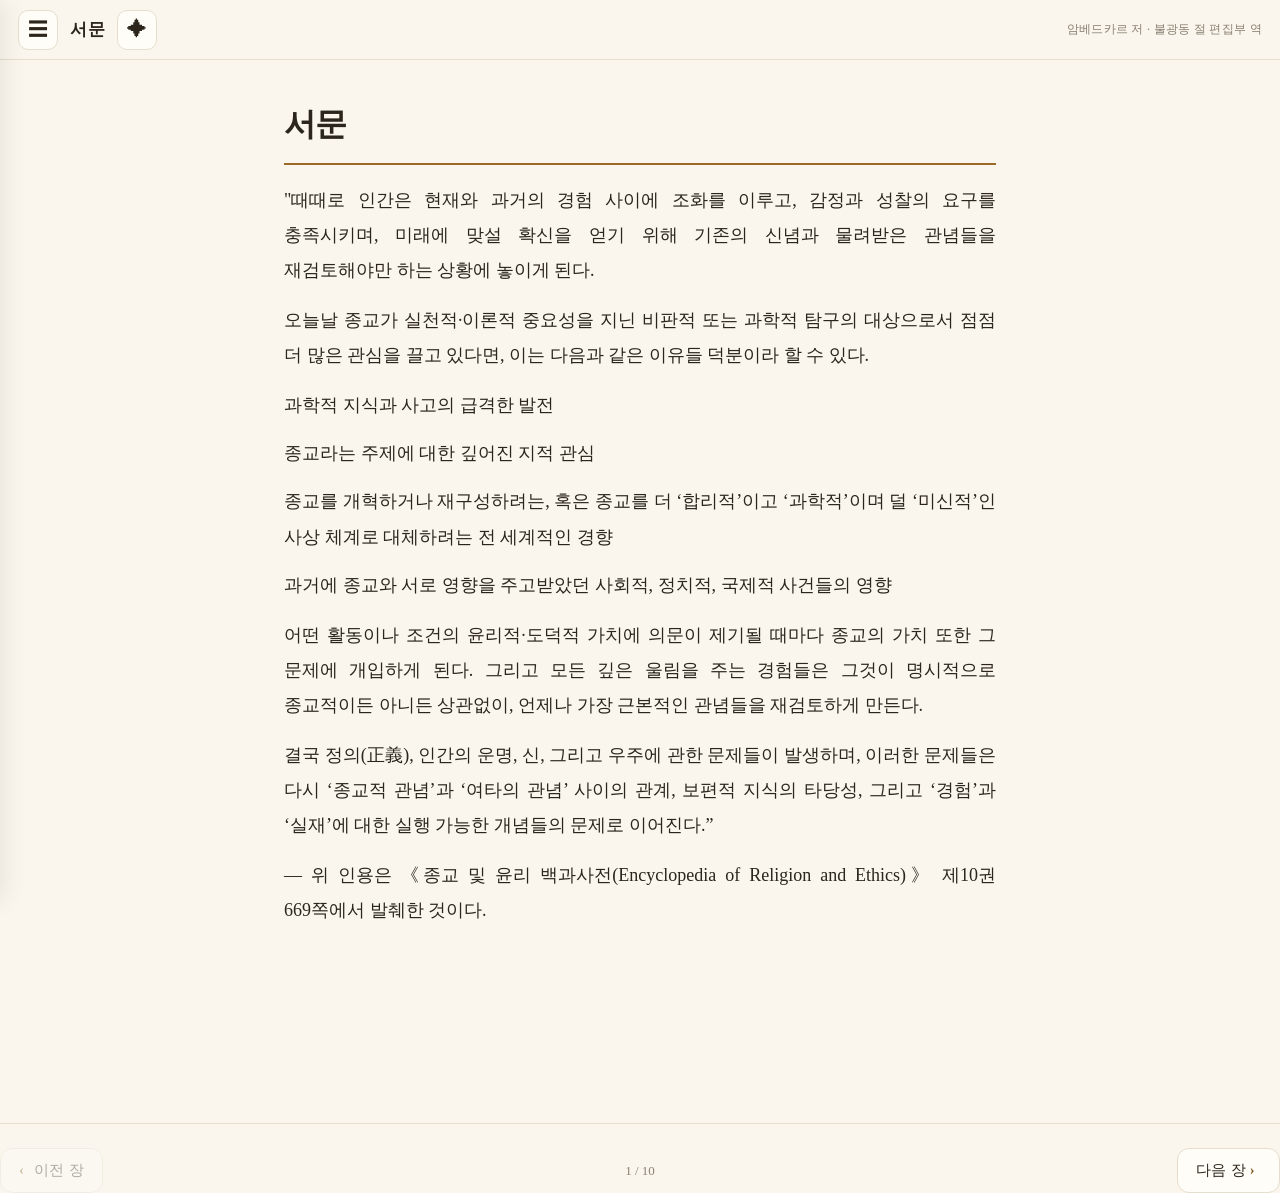
<file: dhammabook/index.html>
<!DOCTYPE html>
<html lang="ko">
<head>
<meta charset="UTF-8">
<meta name="viewport" content="width=device-width, initial-scale=1.0, user-scalable=yes">
<title>부처님과 그의 담마 — 한국어 번역</title>
<meta name="description" content="암베드카르 저, 불광동 절 편집부 역 — 『부처님과 그의 담마』 독서본">
<!-- 한국어 명조체: 외부 CDN 없이 시스템 서체만 사용 (완전 오프라인) -->
<link rel="stylesheet" href="style.css">
</head>
<body>

<!-- 상단 바 -->
<header class="topbar">
  <button class="icon-btn" id="toc-btn" aria-label="목차 열기" title="목차">☰</button>
  <span class="topbar-title" id="topbar-title">부처님과 그의 담마</span>
  <button class="icon-btn" id="quotes-btn" aria-label="저장한 경구 보기" title="저장한 경구">✦</button>
  <span class="topbar-sub">암베드카르 저 · 불광동 절 편집부 역</span>
</header>

<!-- 목차 드로어 -->
<div class="drawer-overlay" id="toc-overlay"></div>
<nav class="toc-drawer" id="toc-drawer" aria-label="목차">
  <div class="toc-head">
    <h2>부처님과 그의 담마</h2>
    <div class="toc-meta">
      암베드카르 지음<br>
      불광동 절 편집부 옮김
    </div>
  </div>
  <div class="toc-body" id="toc-body"></div>
</nav>

<!-- 경구 저장 툴팁 -->
<div class="quote-tip" id="quote-tip" style="display:none;">✦ 경구 저장</div>

<!-- 본문 -->
<main class="reader" id="reader"></main>

<!-- 하단 페이지 이동 -->
<div class="pager">
  <button class="pager-btn" id="prev-btn"><span class="dir">‹</span> 이전 장</button>
  <span class="pager-pos" id="pager-pos">1 / 10</span>
  <button class="pager-btn" id="next-btn">다음 장 <span class="dir">›</span></button>
</div>

<!-- 토스트 -->
<div class="toast" id="toast"></div>

<script src="data.js"></script>
<script src="app.js"></script>
</body>
</html>
</file>
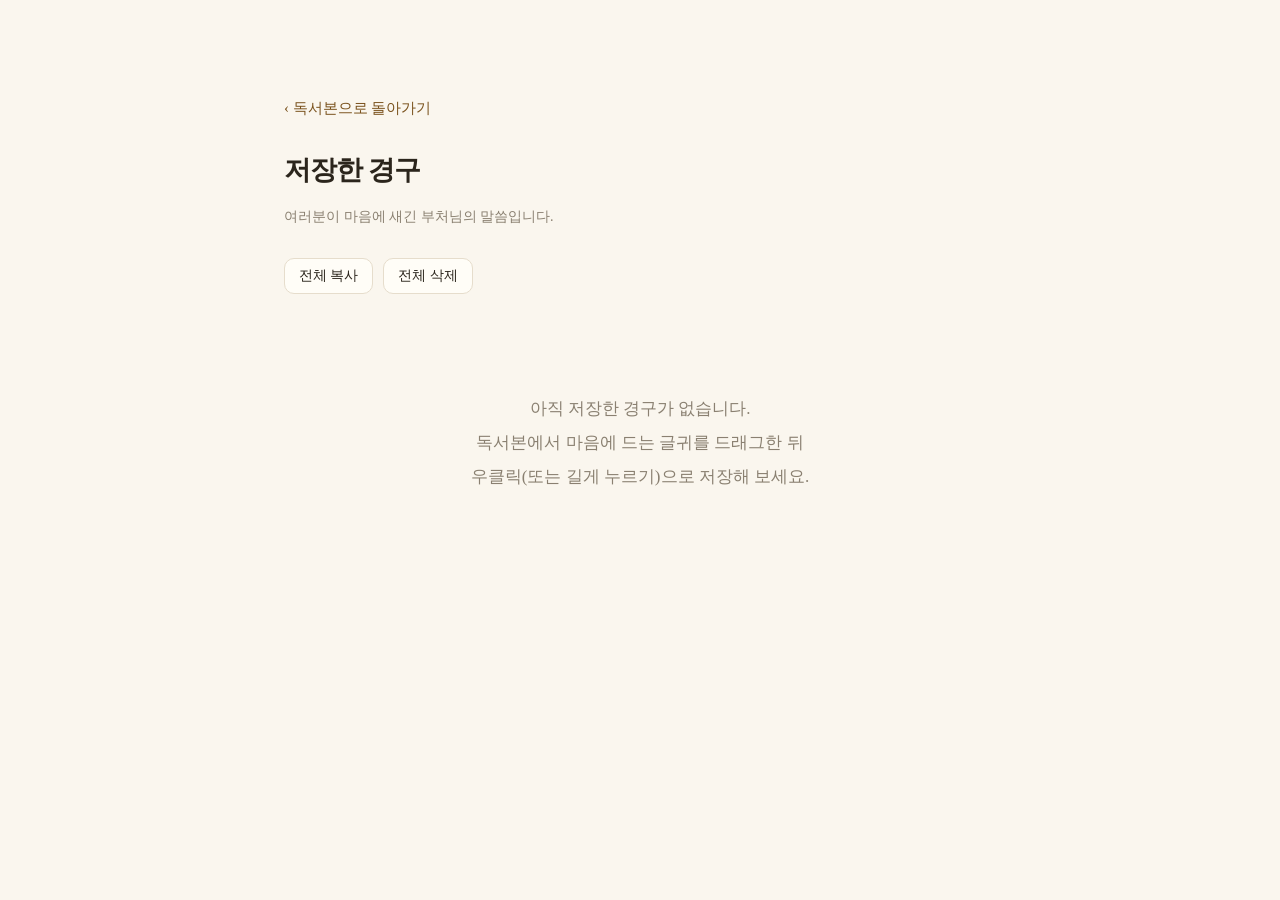
<file: dhammabook/quotes.html>
<!DOCTYPE html>
<html lang="ko">
<head>
<meta charset="UTF-8">
<meta name="viewport" content="width=device-width, initial-scale=1.0, user-scalable=yes">
<title>저장한 경구 — 부처님과 그의 담마</title>
<link rel="stylesheet" href="style.css">
<style>
  .quotes-wrap { max-width: 760px; margin: 0 auto; padding: 90px 24px 100px; }
  .quotes-wrap h1 {
    font-size: 1.7rem; font-weight: 700; letter-spacing: -1px;
    margin-bottom: 6px;
  }
  .quotes-sub { color: var(--ink-faint); font-size: 14px; margin-bottom: 28px; }
  .q-item {
    background: var(--paper-bright);
    border: 1px solid var(--line);
    border-radius: 14px;
    padding: 16px 20px;
    margin-bottom: 16px;
    position: relative;
  }
  .q-text {
    font-size: 16.5px;
    line-height: 1.85;
    color: var(--ink);
    padding-right: 30px;
    word-break: keep-all;
  }
  .q-meta {
    margin-top: 10px;
    font-size: 12.5px;
    color: var(--ink-faint);
    display: flex;
    justify-content: space-between;
    align-items: center;
  }
  .q-chapter {
    color: var(--accent-deep);
    font-weight: 700;
    cursor: pointer;
    text-decoration: underline;
    text-underline-offset: 3px;
    border: none; background: none; font-family: inherit;
    padding: 0; font-size: 12.5px;
  }
  .q-del {
    position: absolute; top: 12px; right: 12px;
    width: 28px; height: 28px; border-radius: 8px;
    border: 1px solid var(--line); background: none;
    color: var(--ink-faint); cursor: pointer; font-size: 16px;
    display: flex; align-items: center; justify-content: center;
    transition: all .15s;
  }
  .q-del:hover { color: #a33; border-color: #a33; background: #fff5f5; }
  .q-empty {
    text-align: center; color: var(--ink-faint); padding: 80px 20px;
    font-size: 17px; line-height: 2;
  }
  .back-btn {
    display: inline-block;
    font-family: var(--serif);
    color: var(--accent-deep);
    text-decoration: none;
    font-size: 15px;
    margin-bottom: 20px;
    border: none; background: none; cursor: pointer;
    padding: 6px 0;
  }
  .back-btn:hover { text-decoration: underline; }
  .q-tools { margin-bottom: 18px; display: flex; gap: 10px; }
  .q-tool-btn {
    font-family: var(--serif); font-size: 13.5px;
    background: var(--paper-bright); border: 1px solid var(--line);
    color: var(--ink); border-radius: 10px; padding: 8px 14px; cursor: pointer;
    transition: all .15s;
  }
  .q-tool-btn:hover { border-color: var(--accent); background: #f0e8d8; }
</style>
</head>
<body>
<div class="quotes-wrap">
  <button class="back-btn" onclick="location.href='index.html'">‹ 독서본으로 돌아가기</button>
  <h1>저장한 경구</h1>
  <div class="quotes-sub">여러분이 마음에 새긴 부처님의 말씀입니다.</div>

  <div class="q-tools">
    <button class="q-tool-btn" id="copy-all">전체 복사</button>
    <button class="q-tool-btn" id="clear-all">전체 삭제</button>
  </div>

  <div id="q-list"></div>
</div>

<div class="toast" id="toast"></div>

<script>
(function () {
  var listEl = document.getElementById('q-list');
  var toast = document.getElementById('toast');
  function lsGet(k, f) { try { var v = localStorage.getItem(k); return v === null ? f : JSON.parse(v); } catch (e) { return f; } }
  function lsSet(k, v) { try { localStorage.setItem(k, JSON.stringify(v)); } catch (e) {} }
  function showToast(m) { toast.textContent = m; toast.classList.add('show'); clearTimeout(showToast._t); showToast._t = setTimeout(function(){ toast.classList.remove('show'); }, 2000); }
  function esc(s){ return String(s).replace(/[&<>"]/g, function(c){ return {'&':'&amp;','<':'&lt;','>':'&gt;','"':'&quot;'}[c]; }); }

  function render() {
    var quotes = lsGet('bd_quotes', []);
    listEl.innerHTML = '';
    if (!quotes.length) {
      listEl.innerHTML = '<div class="q-empty">아직 저장한 경구가 없습니다.<br>독서본에서 마음에 드는 글귀를 드래그한 뒤<br>우클릭(또는 길게 누르기)으로 저장해 보세요.</div>';
      return;
    }
    quotes.forEach(function (q, i) {
      var item = document.createElement('div');
      item.className = 'q-item';
      item.innerHTML =
        '<div class="q-text">' + esc(q.text) + '</div>' +
        '<div class="q-meta">' +
          '<button class="q-chapter" data-ch="' + q.ch + '">' + esc(q.title || ('장 ' + (q.ch + 1))) + '</button>' +
          '<span>' + (q.ts ? new Date(q.ts).toLocaleDateString('ko-KR') : '') + '</span>' +
        '</div>';
      var del = document.createElement('button');
      del.className = 'q-del';
      del.innerHTML = '✕';
      del.title = '삭제';
      del.addEventListener('click', function () {
        quotes.splice(i, 1);
        lsSet('bd_quotes', quotes);
        render();
        showToast('삭제했습니다');
      });
      item.appendChild(del);
      listEl.appendChild(item);
    });

    // 장 이동 링크
    listEl.querySelectorAll('.q-chapter').forEach(function (btn) {
      btn.addEventListener('click', function () {
        var ch = parseInt(btn.dataset.ch, 10);
        localStorage.setItem('bd_lastChapter', JSON.stringify(ch));
        location.href = 'index.html';
      });
    });
  }

  document.getElementById('copy-all').addEventListener('click', function () {
    var quotes = lsGet('bd_quotes', []);
    var txt = quotes.map(function (q) {
      return '【' + (q.title || '') + '】\n' + q.text;
    }).join('\n\n— — —\n\n');
    if (!txt) { showToast('저장된 경구가 없습니다'); return; }
    if (navigator.clipboard && navigator.clipboard.writeText) {
      navigator.clipboard.writeText(txt).then(function () { showToast('전체 복사했습니다'); });
    } else {
      showToast('이 브라우저는 복사를 지원하지 않습니다');
    }
  });

  document.getElementById('clear-all').addEventListener('click', function () {
    var quotes = lsGet('bd_quotes', []);
    if (!quotes.length) { showToast('저장된 경구가 없습니다'); return; }
    if (confirm('저장한 모든 경구를 삭제할까요?')) {
      lsSet('bd_quotes', []);
      render();
      showToast('전체 삭제했습니다');
    }
  });

  render();
})();
</script>
</body>
</html>
</file>
<file: dhammabook/style.css>
/* 부처님과 그의 담마 — 독서본 스타일
   한국어 명조체 중심, 독서에 최적화된 우아한 타이포그래피 */

:root {
  --paper: #faf6ee;          /* 본문 배경 - 은은한 아이보리 */
  --paper-bright: #fffdf7;
  --ink: #2b251c;            /* 본문 글자 */
  --ink-soft: #5a5144;
  --ink-faint: #8a8071;
  --accent: #9a6b27;         /* 고동색/금 계열 강조 */
  --accent-deep: #7a521d;
  --line: #e6ddcc;           /* 구분선 */
  --highlight: #f5e3a8;      /* 형광펜 */
  --highlight-active: #f3d878;
  --serif: "Apple Myungjo", "Apple SD Gothic Neo", "Nanum Myeongjo",
           "Noto Serif KR", "Malgun Gothic", "Batang", "Gulim", serif;
}

* { box-sizing: border-box; margin: 0; padding: 0; }

html { scroll-behavior: smooth; }

body {
  font-family: var(--serif);
  background: var(--paper);
  color: var(--ink);
  line-height: 1.95;
  font-size: 18px;
  -webkit-font-smoothing: antialiased;
  text-rendering: optimizeLegibility;
}

/* ---------- 상단 바 ---------- */
.topbar {
  position: fixed;
  top: 0; left: 0; right: 0;
  height: 60px;
  background: rgba(250, 246, 238, 0.92);
  backdrop-filter: blur(12px);
  -webkit-backdrop-filter: blur(12px);
  border-bottom: 1px solid var(--line);
  display: flex;
  align-items: center;
  padding: 0 18px;
  gap: 12px;
  z-index: 100;
}

.icon-btn {
  width: 40px; height: 40px;
  border: 1px solid var(--line);
  background: var(--paper-bright);
  color: var(--ink);
  border-radius: 10px;
  cursor: pointer;
  font-size: 20px;
  display: flex; align-items: center; justify-content: center;
  transition: background .15s, border-color .15s;
  flex: none;
}
.icon-btn:hover { background: #f0e8d8; border-color: var(--accent); }
.icon-btn:active { transform: scale(.96); }

.topbar-title {
  font-size: 17px;
  font-weight: 700;
  letter-spacing: .5px;
  white-space: nowrap;
  overflow: hidden; text-overflow: ellipsis;
  color: var(--ink);
}
.topbar-sub {
  font-size: 12px;
  color: var(--ink-faint);
  margin-left: auto;
  white-space: nowrap;
  letter-spacing: .3px;
}

/* ---------- 목차 드로어 ---------- */
.drawer-overlay {
  position: fixed; inset: 0;
  background: rgba(30, 24, 16, 0.35);
  opacity: 0; pointer-events: none;
  transition: opacity .25s;
  z-index: 200;
}
.drawer-overlay.open { opacity: 1; pointer-events: auto; }

.toc-drawer {
  position: fixed;
  top: 0; left: 0; bottom: 0;
  width: 320px; max-width: 84vw;
  background: var(--paper-bright);
  border-right: 1px solid var(--line);
  transform: translateX(-100%);
  transition: transform .28s cubic-bezier(.2,.7,.3,1);
  z-index: 210;
  display: flex; flex-direction: column;
  box-shadow: 4px 0 24px rgba(0,0,0,.08);
}
.toc-drawer.open { transform: translateX(0); }

.toc-head {
  padding: 18px 20px 14px;
  border-bottom: 1px solid var(--line);
}
.toc-head h2 {
  font-size: 20px; font-weight: 700; color: var(--ink);
  letter-spacing: .5px;
}
.toc-head .toc-meta {
  font-size: 12.5px; color: var(--ink-faint); margin-top: 5px;
  line-height: 1.6;
}

.toc-body {
  flex: 1; overflow-y: auto; padding: 10px 0 20px;
  -webkit-overflow-scrolling: touch;
}

.toc-chapter {
  display: block;
  width: 100%;
  text-align: left;
  background: none; border: none; cursor: pointer;
  padding: 11px 20px;
  font-family: var(--serif);
  font-size: 15.5px;
  color: var(--ink);
  line-height: 1.5;
  border-left: 3px solid transparent;
  transition: background .12s, border-color .12s;
}
.toc-chapter:hover { background: #f5efe2; }
.toc-chapter.current {
  background: #f2ead9;
  border-left-color: var(--accent);
  font-weight: 700;
}
.toc-chapter .toc-num {
  color: var(--accent-deep);
  font-size: 13px;
  margin-right: 8px;
  font-weight: 700;
}

/* 목차 하위 확장: 부(h2) / 절(h3) — 접이식(아코디언) */
.toc-chap { border-bottom: 1px solid var(--line); }
.toc-chap-head {
  display: flex;
  align-items: center;
  gap: 4px;
}
.toc-chap-head .toc-chapter { flex: 1; }

/* 토글 화살표 버튼 */
.toc-toggle {
  flex: none;
  width: 30px; height: 30px;
  display: flex; align-items: center; justify-content: center;
  background: none; border: none; cursor: pointer;
  font-size: 13px; color: var(--ink-faint);
  border-radius: 7px;
  transition: background .12s, transform .18s;
}
.toc-toggle:hover { background: #f0e8d8; color: var(--ink); }
.toc-toggle-mini { width: 24px; height: 24px; font-size: 11px; }

/* 장 하위 목차: 기본 접힘, .expanded 시 펼침 */
.toc-sub {
  max-height: 0;
  overflow: hidden;
  transition: max-height .28s ease;
}
.toc-chap.expanded .toc-sub { max-height: 4000px; }

/* 부(h2) 행 */
.toc-h2-row {
  display: flex;
  align-items: center;
  gap: 2px;
}
.toc-h2-row .toc-h2 { flex: 1; }

.toc-h2, .toc-h3 {
  display: block;
  width: 100%;
  text-align: left;
  background: none; border: none; cursor: pointer;
  font-family: var(--serif);
  color: var(--ink-soft);
  line-height: 1.45;
  transition: background .12s, color .12s;
  word-break: keep-all;
}
.toc-h2 {
  padding: 7px 20px 5px 30px;
  font-size: 14px;
  font-weight: 700;
  color: var(--accent-deep);
}
.toc-h3 {
  padding: 4px 20px 4px 44px;
  font-size: 13px;
}
.toc-h2:hover { background: #f2ead9; color: var(--accent-deep); }
.toc-h3:hover { background: #f5efe2; color: var(--ink); }

/* 절(h3) 목록: 부 단위로 접을 수 있음 */
.toc-h3-wrap {
  max-height: 4000px;
  overflow: hidden;
  transition: max-height .28s ease;
}
.toc-h3-wrap.collapsed { max-height: 0; }

/* ---------- 본문 ---------- */
.reader {
  max-width: 760px;
  margin: 0 auto;
  padding: 90px 24px 120px;
}

.reader h1 {
  font-size: 2rem;
  font-weight: 700;
  letter-spacing: -1px;
  line-height: 1.4;
  margin: 12px 0 18px;
  color: var(--ink);
  border-bottom: 2px solid var(--accent);
  padding-bottom: 16px;
}

.reader h2 {
  font-size: 1.45rem;
  font-weight: 700;
  margin: 48px 0 16px;
  color: var(--accent-deep);
  letter-spacing: -.5px;
}

.reader h3 {
  font-size: 1.16rem;
  font-weight: 700;
  margin: 30px 0 12px;
  padding-left: 14px;
  border-left: 4px solid var(--accent);
  color: var(--ink);
  letter-spacing: -.3px;
}

.reader h4 {
  text-align: center;
  color: var(--ink-faint);
  letter-spacing: 4px;
  margin: 28px 0;
  font-weight: 400;
}

.reader p {
  margin: 15px 0;
  text-align: justify;
  word-break: keep-all;
}

.reader ol {
  margin: 12px 0;
  padding-left: 0;
  list-style: none;
}
.reader ol > li {
  position: relative;
  margin: 13px 0;
  text-align: justify;
  word-break: keep-all;
}

.reader blockquote {
  margin: 18px 0;
  padding: 14px 20px;
  border-left: 3px solid var(--accent);
  background: #f5efe2;
  border-radius: 0 10px 10px 0;
  color: var(--ink-soft);
  font-style: italic;
}

.reader em { font-style: italic; }
.reader strong { font-weight: 700; }

/* 형광펜 */
mark, .hl {
  background: var(--highlight);
  color: var(--ink);
  padding: 1px 2px;
  border-radius: 3px;
  box-decoration-break: clone;
  -webkit-box-decoration-break: clone;
  cursor: pointer;
  position: relative;
  transition: background .15s;
}
mark:hover, .hl:hover { background: var(--highlight-active); }

/* 선택(드래그) 스타일 */
::selection { background: var(--highlight-active); }

/* ---------- 경구 선택 툴팁 ---------- */
.quote-tip {
  position: fixed;
  background: var(--ink);
  color: #fff;
  padding: 7px 14px;
  border-radius: 20px;
  font-size: 13.5px;
  cursor: pointer;
  box-shadow: 0 6px 20px rgba(0,0,0,.25);
  z-index: 300;
  font-family: var(--serif);
  letter-spacing: .5px;
  white-space: nowrap;
  transform: translate(-50%, -100%);
  animation: tipin .15s ease;
}
@keyframes tipin {
  from { opacity: 0; transform: translate(-50%, -90%); }
  to { opacity: 1; transform: translate(-50%, -100%); }
}

/* ---------- 토스트 ---------- */
.toast {
  position: fixed;
  bottom: 80px; left: 50%;
  transform: translateX(-50%) translateY(20px);
  background: var(--ink);
  color: #fff;
  padding: 10px 20px;
  border-radius: 24px;
  font-size: 14px;
  opacity: 0;
  pointer-events: none;
  transition: all .3s;
  z-index: 400;
  font-family: var(--serif);
  letter-spacing: .4px;
  max-width: 88vw;
  text-align: center;
}
.toast.show { opacity: 1; transform: translateX(-50%) translateY(0); }

/* ---------- 하단 내비게이션 ---------- */
.pager {
  display: flex;
  justify-content: space-between;
  align-items: center;
  gap: 12px;
  margin-top: 60px;
  padding-top: 24px;
  border-top: 1px solid var(--line);
}
.pager-btn {
  font-family: var(--serif);
  background: var(--paper-bright);
  border: 1px solid var(--line);
  color: var(--ink);
  border-radius: 12px;
  padding: 12px 18px;
  font-size: 14.5px;
  cursor: pointer;
  transition: all .15s;
  letter-spacing: .3px;
}
.pager-btn:hover { border-color: var(--accent); background: #f0e8d8; }
.pager-btn:disabled { opacity: .35; cursor: not-allowed; }
.pager-btn .dir { color: var(--accent-deep); font-weight: 700; margin-right: 6px; }

.pager-pos { color: var(--ink-faint); font-size: 13px; white-space: nowrap; }

/* ---------- 빈 상태 ---------- */
.reader .empty {
  text-align: center;
  color: var(--ink-faint);
  padding: 80px 20px;
  font-size: 17px;
}

/* ---------- 반응형 ---------- */
@media (max-width: 640px) {
  body { font-size: 16.5px; }
  .reader { padding: 84px 18px 100px; }
  .reader h1 { font-size: 1.6rem; }
  .reader h2 { font-size: 1.3rem; }
  .reader h3 { font-size: 1.08rem; }
  .topbar-sub { display: none; }
}
</file>
